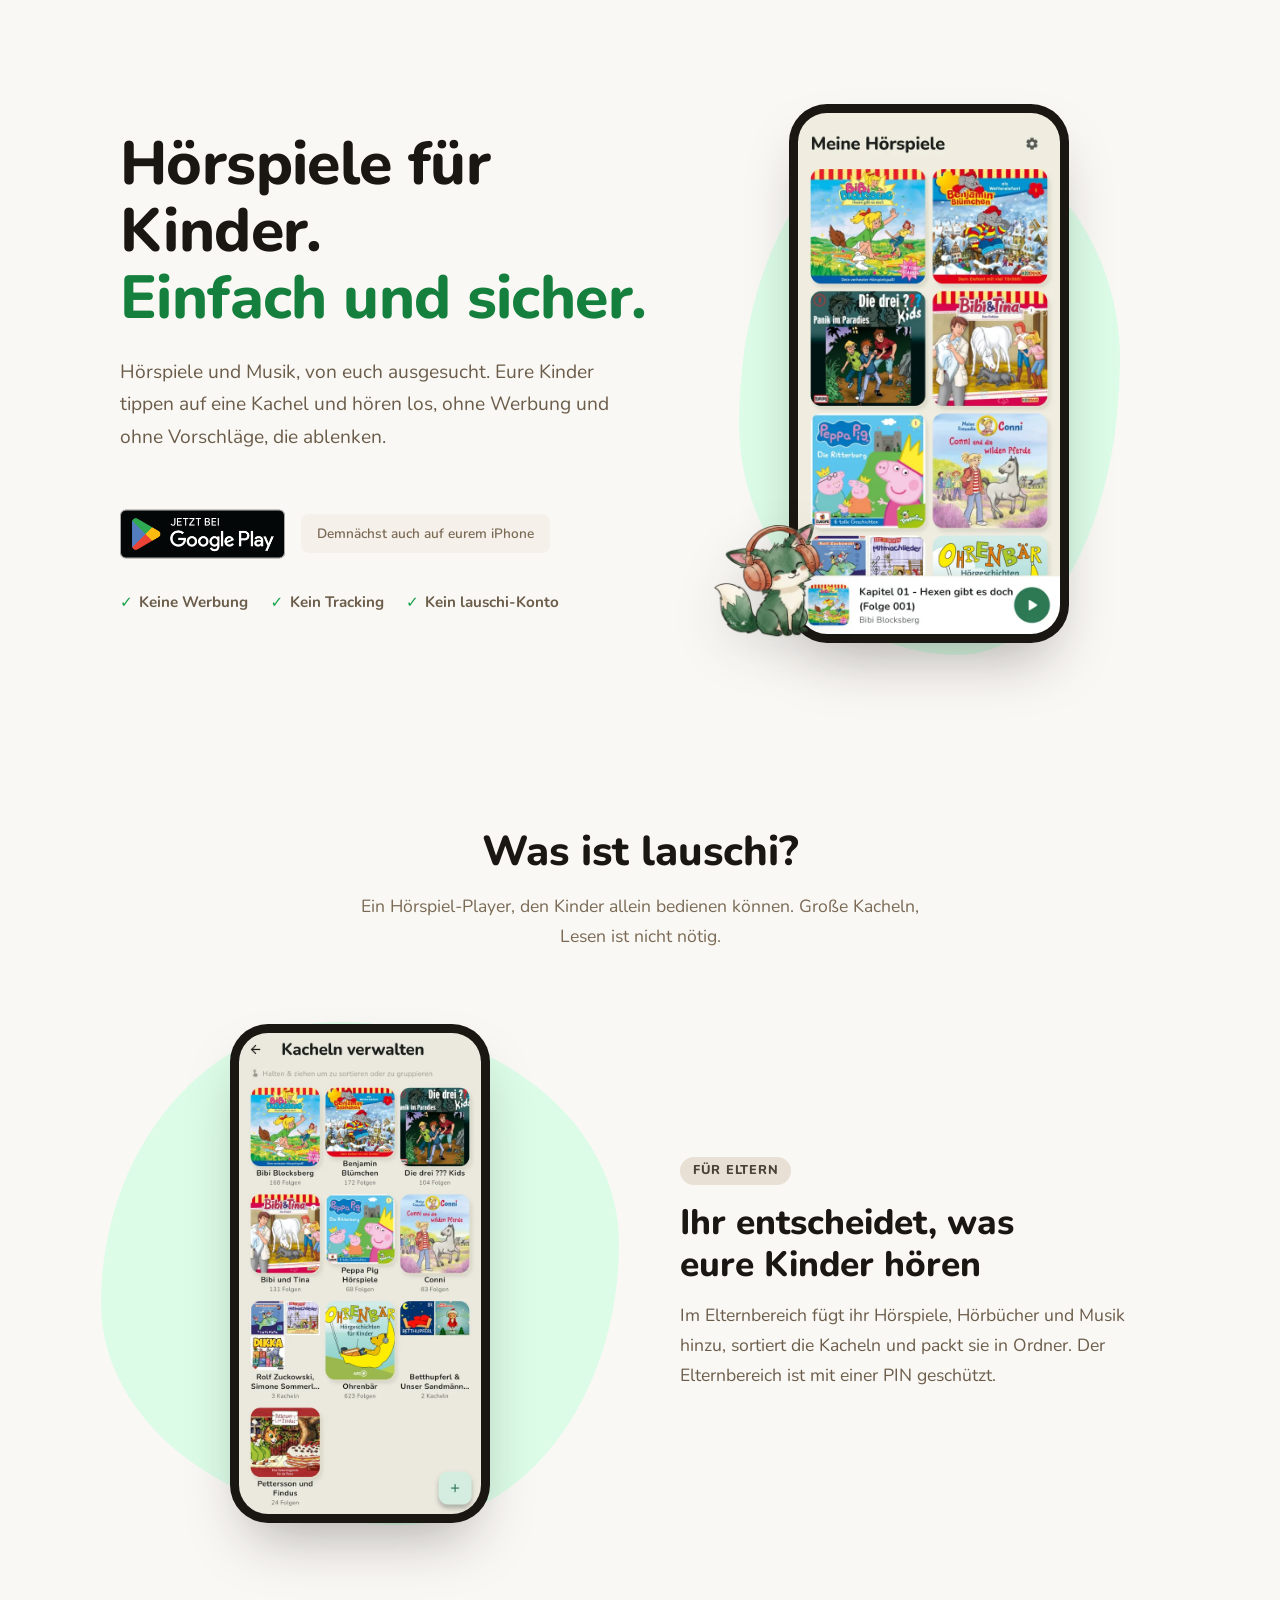
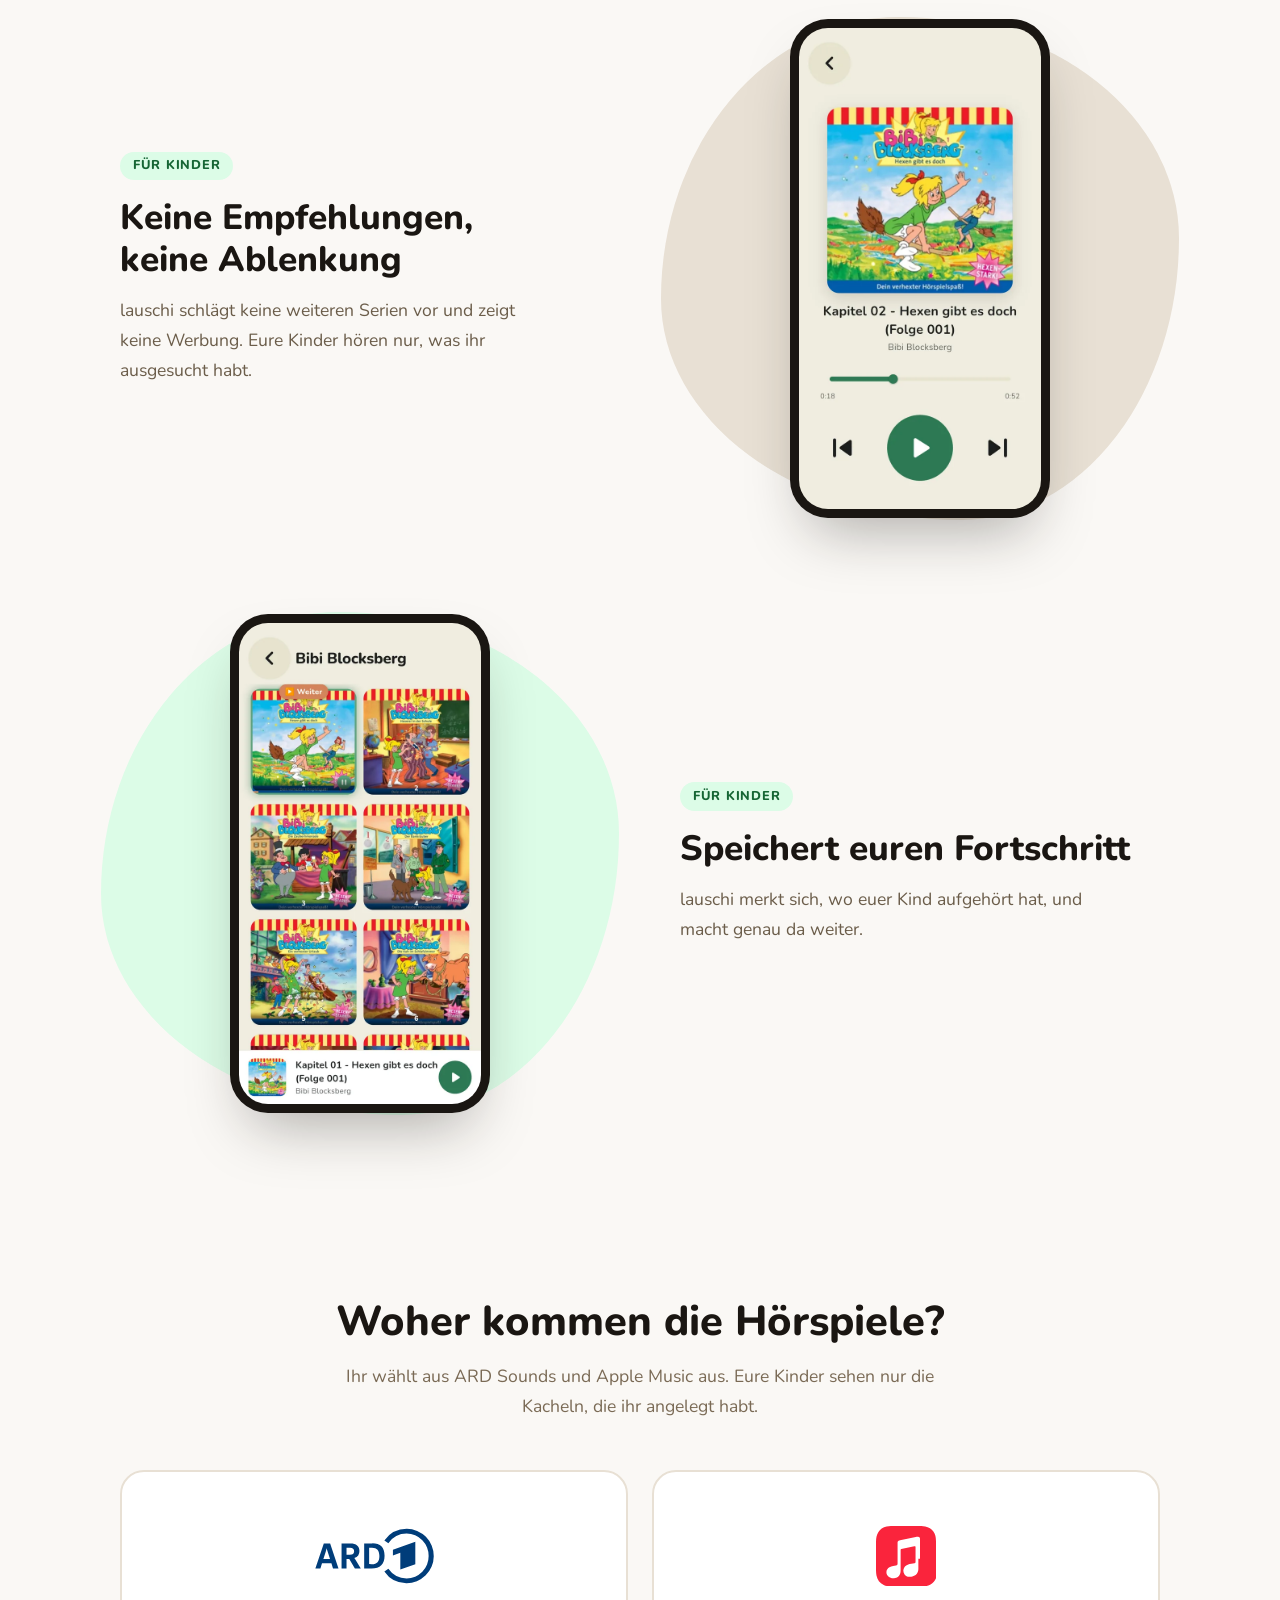
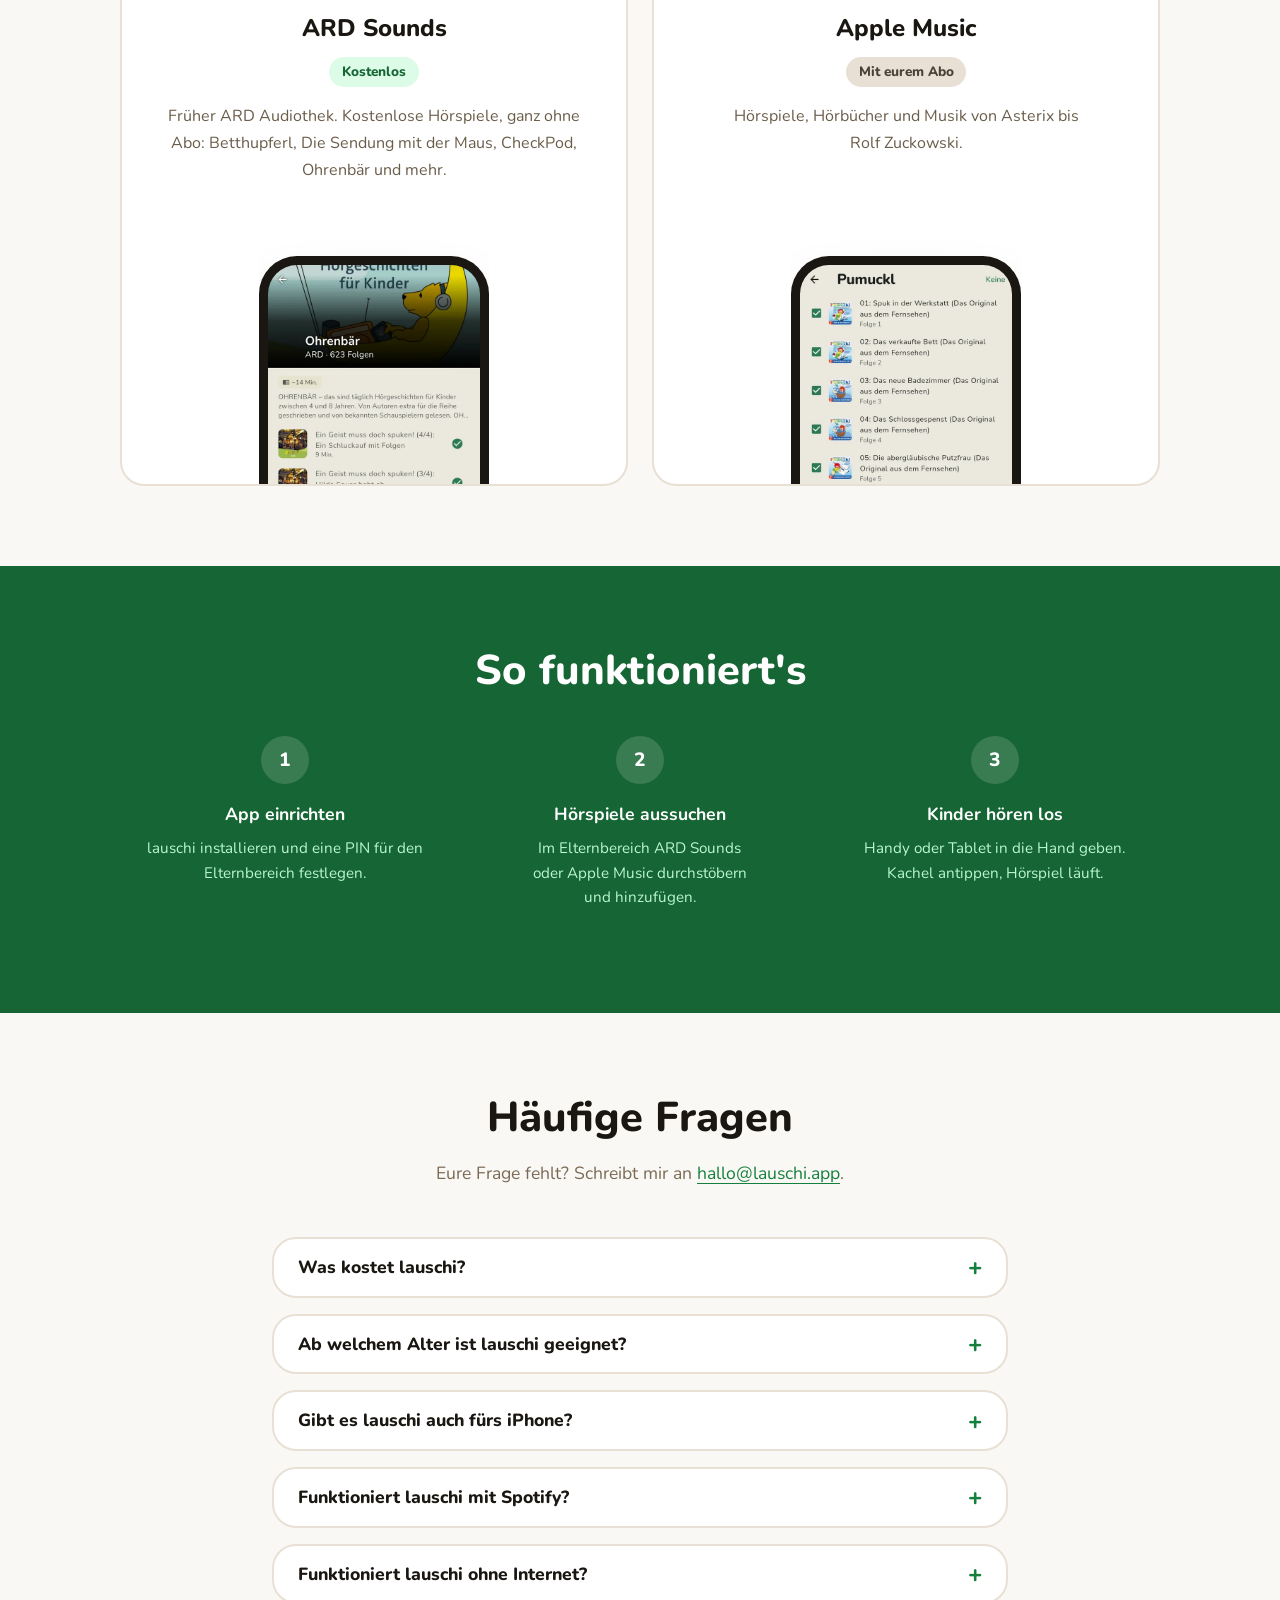
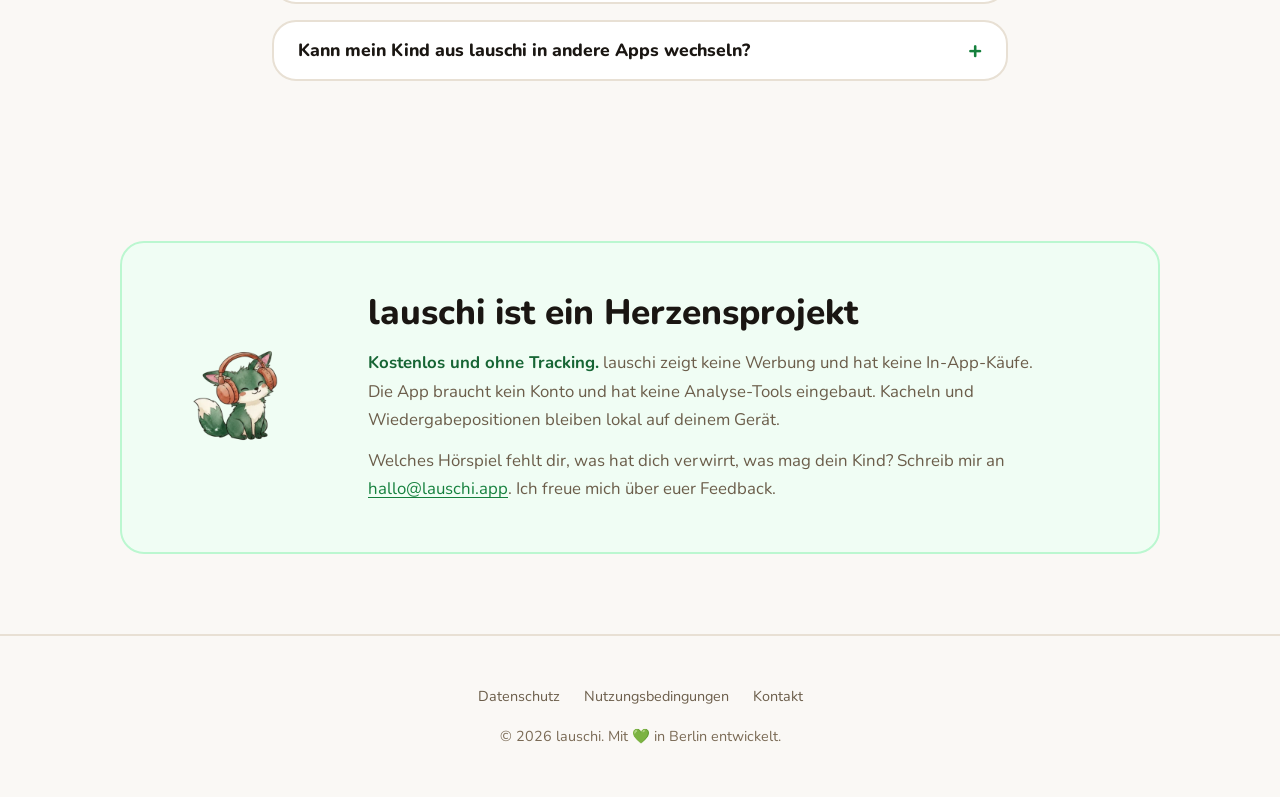
<file: index.html>
<!DOCTYPE html>
<html lang="de">
<head>
  <meta charset="UTF-8">
  <meta name="viewport" content="width=device-width, initial-scale=1.0">
  <meta name="color-scheme" content="light">
  <title>lauschi - Hörspiel-Player für Kinder</title>
  <meta name="description" content="lauschi ist ein Hörspiel- und Musik-Player für Kinder. Hörspiele und Musik aus ARD Sounds (früher ARD Audiothek) und Apple Music, von euch ausgesucht. Eure Kinder tippen auf eine Kachel und hören los, ohne Werbung und ohne Vorschläge, die ablenken.">
  <link rel="canonical" href="https://lauschi.app/">
  <meta property="og:type" content="website">
  <meta property="og:url" content="https://lauschi.app/">
  <meta property="og:site_name" content="lauschi">
  <meta property="og:locale" content="de_DE">
  <meta property="og:title" content="lauschi - Hörspiel-Player für Kinder">
  <meta property="og:description" content="Hörspiele und Musik, von euch ausgesucht. Eure Kinder tippen auf eine Kachel und hören los.">
  <meta property="og:image" content="https://lauschi.app/social/card.jpg">
  <meta property="og:image:width" content="1200">
  <meta property="og:image:height" content="630">
  <meta property="og:image:alt" content="Hörspiele für Kinder. Einfach und sicher. Daneben die lauschi App mit bunten Hörspiel-Kacheln.">
  <meta name="twitter:card" content="summary_large_image">
  <script type="application/ld+json">
  {
    "@context": "https://schema.org",
    "@type": "MobileApplication",
    "name": "lauschi",
    "description": "Hörspiel- und Musik-Player für Kinder. Eltern suchen Hörspiele und Musik aus ARD Sounds und Apple Music aus, Kinder tippen auf eine Kachel und hören los. Ohne Werbung, ohne Tracking, ohne lauschi-Konto.",
    "url": "https://lauschi.app/",
    "image": "https://lauschi.app/lauschi-icon.png",
    "inLanguage": "de",
    "operatingSystem": "Android",
    "applicationCategory": "MultimediaApplication",
    "installUrl": "https://play.google.com/store/apps/details?id=app.lauschi.lauschi",
    "offers": { "@type": "Offer", "price": "0", "priceCurrency": "EUR" },
    "author": { "@type": "Person", "name": "Christopher Grebs" }
  }
  </script>
  <link rel="icon" href="/favicon.svg" type="image/svg+xml">
  <link rel="preload" href="/fonts/nunito-latin.woff2" as="font" type="font/woff2" crossorigin>
  <link rel="stylesheet" href="/site.css">
</head>
<body>

<main>

<section class="hero">
  <div class="hero-text">
    <h1>Hörspiele für Kinder.<br><em>Einfach und sicher.</em></h1>
    <p>
      Hörspiele und Musik, von euch ausgesucht. Eure Kinder tippen auf eine
      Kachel und hören los, ohne Werbung und ohne Vorschläge, die ablenken.
    </p>
    <div class="hero-actions">
      <a href="https://play.google.com/store/apps/details?id=app.lauschi.lauschi" aria-label="lauschi bei Google Play herunterladen">
        <img src="google-play-badge.png" width="165" height="64" alt="Jetzt bei Google Play">
      </a>
      <span class="badge-coming">Demnächst auch auf eurem iPhone</span>
    </div>
    <ul class="trust">
      <li>Keine Werbung</li>
      <li>Kein Tracking</li>
      <li>Kein lauschi-Konto</li>
    </ul>
  </div>
  <div class="hero-visual">
    <div class="shot">
      <div class="phone">
        <img src="screenshots/01_home.webp" width="600" height="1192" fetchpriority="high" alt="Die Kinderansicht von lauschi: große, bunte Kacheln mit Hörspiel-Covern">
      </div>
    </div>
    <img class="hero-mascot" src="mascot.webp" width="400" height="400" alt="lauschi, ein kleiner grüner Fuchs mit Kopfhörern">
  </div>
</section>

<section>
  <div class="centered">
    <h2>Was ist lauschi?</h2>
    <p class="subtitle">
      Ein Hörspiel-Player, den Kinder allein bedienen können. Große Kacheln,
      Lesen ist nicht nötig.
    </p>
  </div>
  <div class="rows">
    <article class="row">
      <div class="shot">
        <div class="phone">
          <img src="screenshots/04_tiles.webp" width="600" height="1192" loading="lazy" alt="Der Elternbereich: Kacheln verwalten und in Ordner packen">
        </div>
      </div>
      <div>
        <span class="pill tag muted">Für Eltern</span>
        <h3>Ihr entscheidet, was eure Kinder hören</h3>
        <p>Im Elternbereich fügt ihr Hörspiele, Hörbücher und Musik hinzu, sortiert die Kacheln und packt sie in Ordner. Der Elternbereich ist mit einer PIN geschützt.</p>
      </div>
    </article>
    <article class="row">
      <div class="shot">
        <div class="phone">
          <img src="screenshots/03_player.webp" width="600" height="1192" loading="lazy" alt="Der Player mit großem Cover und drei Knöpfen">
        </div>
      </div>
      <div>
        <span class="pill tag">Für Kinder</span>
        <h3>Keine Empfehlungen, keine Ablenkung</h3>
        <p>lauschi schlägt keine weiteren Serien vor und zeigt keine Werbung. Eure Kinder hören nur, was ihr ausgesucht habt.</p>
      </div>
    </article>
    <article class="row">
      <div class="shot">
        <div class="phone">
          <img src="screenshots/02_series.webp" width="600" height="1192" loading="lazy" alt="Die Folgen eines Hörspiels, in der richtigen Reihenfolge">
        </div>
      </div>
      <div>
        <span class="pill tag">Für Kinder</span>
        <h3>Speichert euren Fortschritt</h3>
        <p>lauschi merkt sich, wo euer Kind aufgehört hat, und macht genau da weiter.</p>
      </div>
    </article>
  </div>
</section>

<section>
  <div class="centered">
    <h2>Woher kommen die Hörspiele?</h2>
    <p class="subtitle">
      Ihr wählt aus ARD Sounds und Apple Music aus. Eure Kinder sehen nur die Kacheln, die ihr angelegt habt.
    </p>
  </div>
  <div class="sources">
    <article class="source">
      <div class="source-logo"><img src="icons/ard-sounds.svg" alt="" width="130" height="72"></div>
      <h3>ARD Sounds</h3>
      <span class="pill">Kostenlos</span>
      <p>Früher ARD Audiothek. Kostenlose Hörspiele, ganz ohne Abo: Betthupferl, Die Sendung mit der Maus, CheckPod, Ohrenbär und mehr.</p>
      <div class="peek">
        <div class="phone">
          <img src="screenshots/06_ard.webp" width="600" height="1192" loading="lazy" alt="Eine Sendung aus ARD Sounds mit ihren Folgen">
        </div>
      </div>
    </article>
    <article class="source">
      <div class="source-logo"><img src="icons/apple-music.svg" alt="" width="60" height="60"></div>
      <h3>Apple Music</h3>
      <span class="pill muted">Mit eurem Abo</span>
      <p>Hörspiele, Hörbücher und Musik von Asterix bis Rolf Zuckowski.</p>
      <div class="peek">
        <div class="phone">
          <img src="screenshots/05_detail.webp" width="600" height="1192" loading="lazy" alt="Pumuckl aus dem Katalog, alle Folgen schon nummeriert">
        </div>
      </div>
    </article>
  </div>
</section>

<section class="how centered">
  <h2>So funktioniert's</h2>
  <ol class="steps">
    <li class="step">
      <h3>App einrichten</h3>
      <p>lauschi installieren und eine PIN für den Elternbereich festlegen.</p>
    </li>
    <li class="step">
      <h3>Hörspiele aussuchen</h3>
      <p>Im Elternbereich ARD Sounds oder Apple Music durchstöbern und hinzufügen.</p>
    </li>
    <li class="step">
      <h3>Kinder hören los</h3>
      <p>Handy oder Tablet in die Hand geben. Kachel antippen, Hörspiel läuft.</p>
    </li>
  </ol>
</section>

<section class="faq">
  <div class="centered">
    <h2>Häufige Fragen</h2>
    <p class="subtitle">
      Eure Frage fehlt? Schreibt mir an <a href="mailto:hallo@lauschi.app">hallo@lauschi.app</a>.
    </p>
  </div>
  <div class="questions">
    <details>
      <summary>Was kostet lauschi?</summary>
      <p>Nichts. lauschi ist kostenlos, ohne Werbung und ohne In-App-Käufe. Die Hörspiele aus ARD Sounds sind auch kostenlos, nur für Apple Music braucht ihr ein eigenes Abo.</p>
    </details>
    <details>
      <summary>Ab welchem Alter ist lauschi geeignet?</summary>
      <p>Ab 3 Jahren. Eure Kinder müssen nicht lesen können: Jedes Hörspiel ist eine große Kachel mit seinem Cover, ein Tipp reicht.</p>
    </details>
    <details>
      <summary>Gibt es lauschi auch fürs iPhone?</summary>
      <p>Die iPhone-Version ist in Arbeit. Schreibt mir gern an <a href="mailto:hallo@lauschi.app?subject=lauschi%20f%C3%BCrs%20iPhone">hallo@lauschi.app</a>, dann sage ich euch Bescheid, sobald sie fertig ist.</p>
    </details>
    <details>
      <summary>Funktioniert lauschi mit Spotify?</summary>
      <p>Leider noch nicht. Spotify öffnet seine Schnittstelle für andere Apps nur noch für Unternehmen mit mindestens 250.000 aktiven Nutzern. Ohne diese Freigabe dürfen höchstens fünf Personen eine App mit Spotify verbinden, und das reicht nicht für eine App im Play Store. Wenn ihr Interesse an Spotify habt, schreibt mir gern an <a href="mailto:hallo@lauschi.app?subject=Spotify%20in%20lauschi">hallo@lauschi.app</a>.</p>
    </details>
    <details>
      <summary>Funktioniert lauschi ohne Internet?</summary>
      <p>Nein. lauschi streamt die Hörspiele und braucht dafür eine Internetverbindung. Unterwegs ohne WLAN verbraucht das mobile Daten.</p>
    </details>
    <details>
      <summary>Kann mein Kind aus lauschi in andere Apps wechseln?</summary>
      <p>lauschi hat dafür keinen besonderen Mechanismus, sondern verlässt sich auf Android, das eine App auf dem Bildschirm festhalten kann. Sucht in den Einstellungen nach „anpinnen“ oder „anheften“, je nach Hersteller heißt es anders. Ist lauschi angepinnt, kommt euer Kind erst wieder heraus, wenn ihr die App löst.</p>
    </details>
  </div>
</section>

<section>
  <div class="closing">
    <img src="mascot.webp" alt="" width="400" height="400" loading="lazy">
    <div>
      <h2>lauschi ist ein Herzensprojekt</h2>
      <p>
        <strong>Kostenlos und ohne Tracking.</strong> lauschi zeigt keine Werbung
        und hat keine In-App-Käufe. Die App braucht kein Konto und hat keine
        Analyse-Tools eingebaut. Kacheln und Wiedergabepositionen bleiben lokal
        auf deinem Gerät.
      </p>
      <p>
        Welches Hörspiel fehlt dir, was hat dich verwirrt, was mag dein Kind?
        Schreib mir an <a href="mailto:hallo@lauschi.app?subject=Feedback%20zu%20lauschi">hallo@lauschi.app</a>.
        Ich freue mich über euer Feedback.
      </p>
    </div>
  </div>
</section>

</main>

<footer>
  <nav class="footer-links" aria-label="Weitere Seiten">
    <a href="/privacy">Datenschutz</a>
    <a href="/terms">Nutzungsbedingungen</a>
    <a href="mailto:hallo@lauschi.app">Kontakt</a>
  </nav>
  <p>&copy; 2026 lauschi. Mit 💚 in Berlin entwickelt.</p>
</footer>

</body>
</html>
</file>
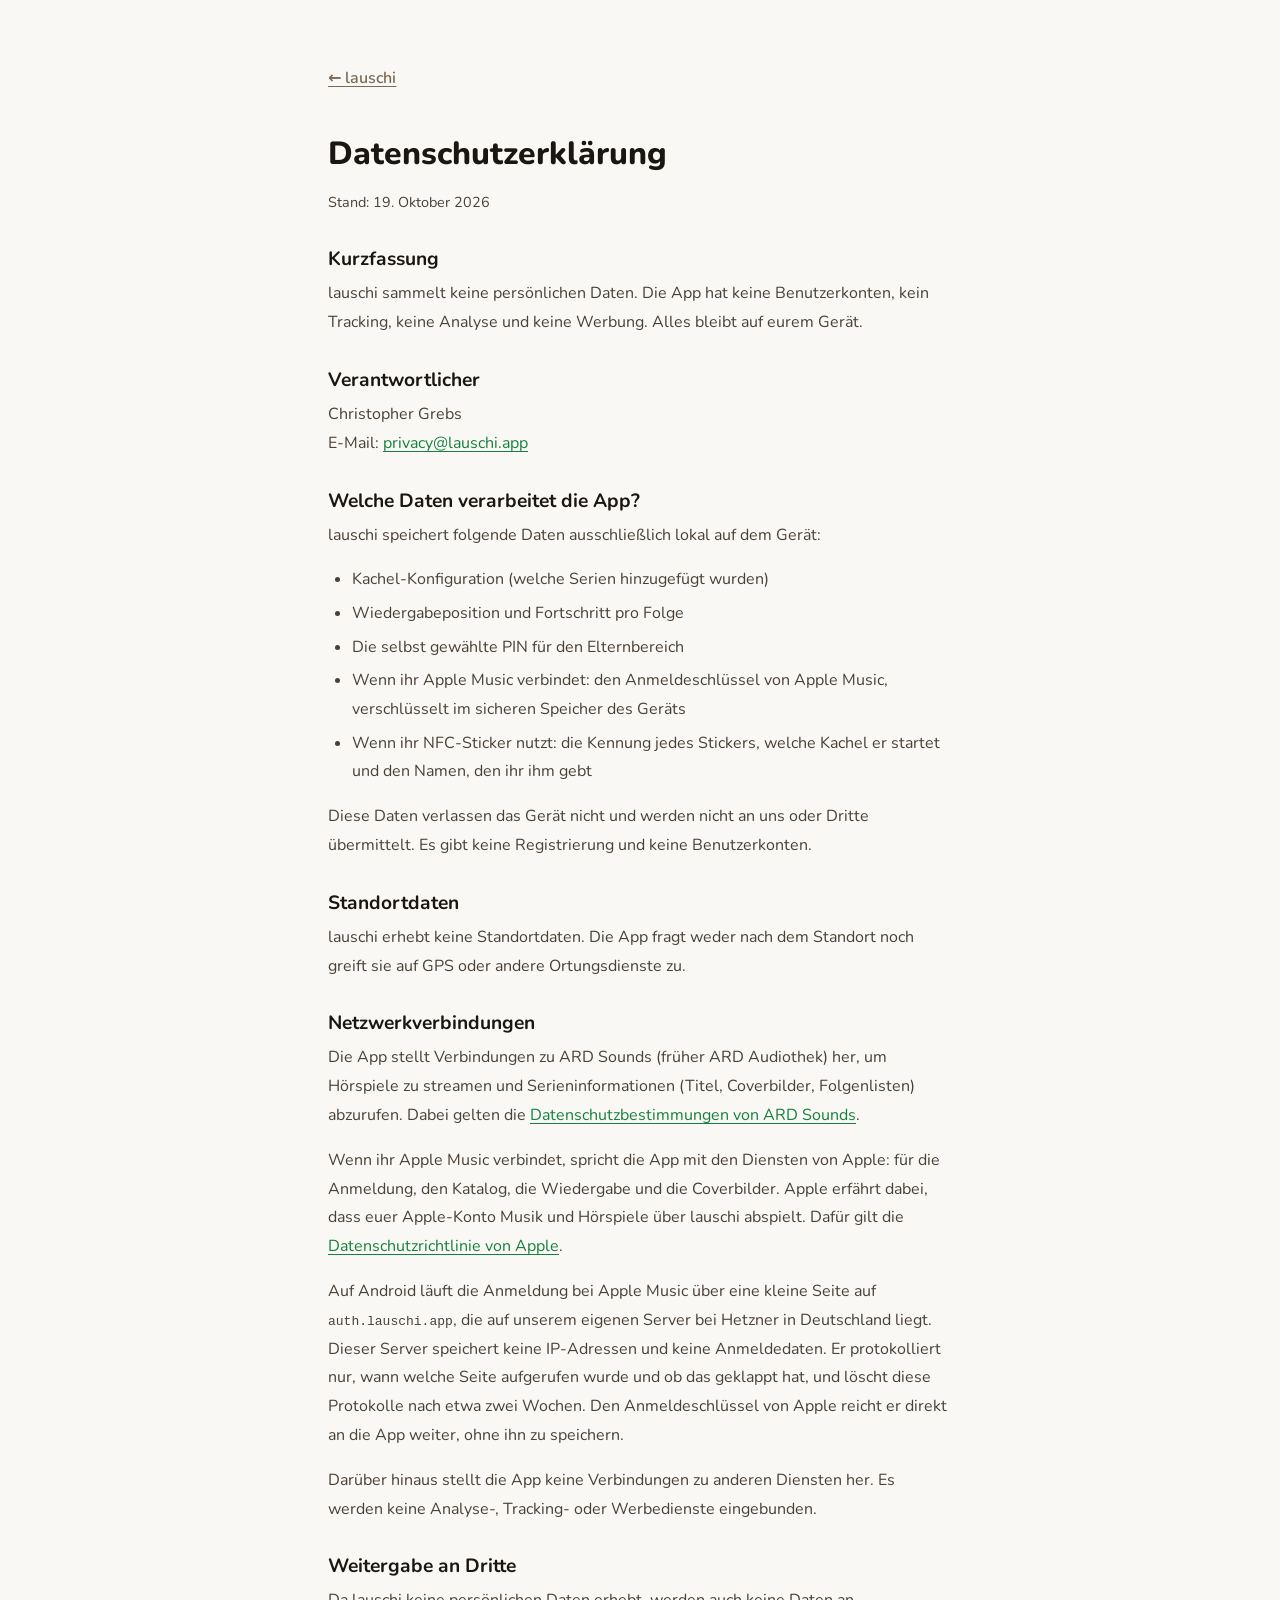
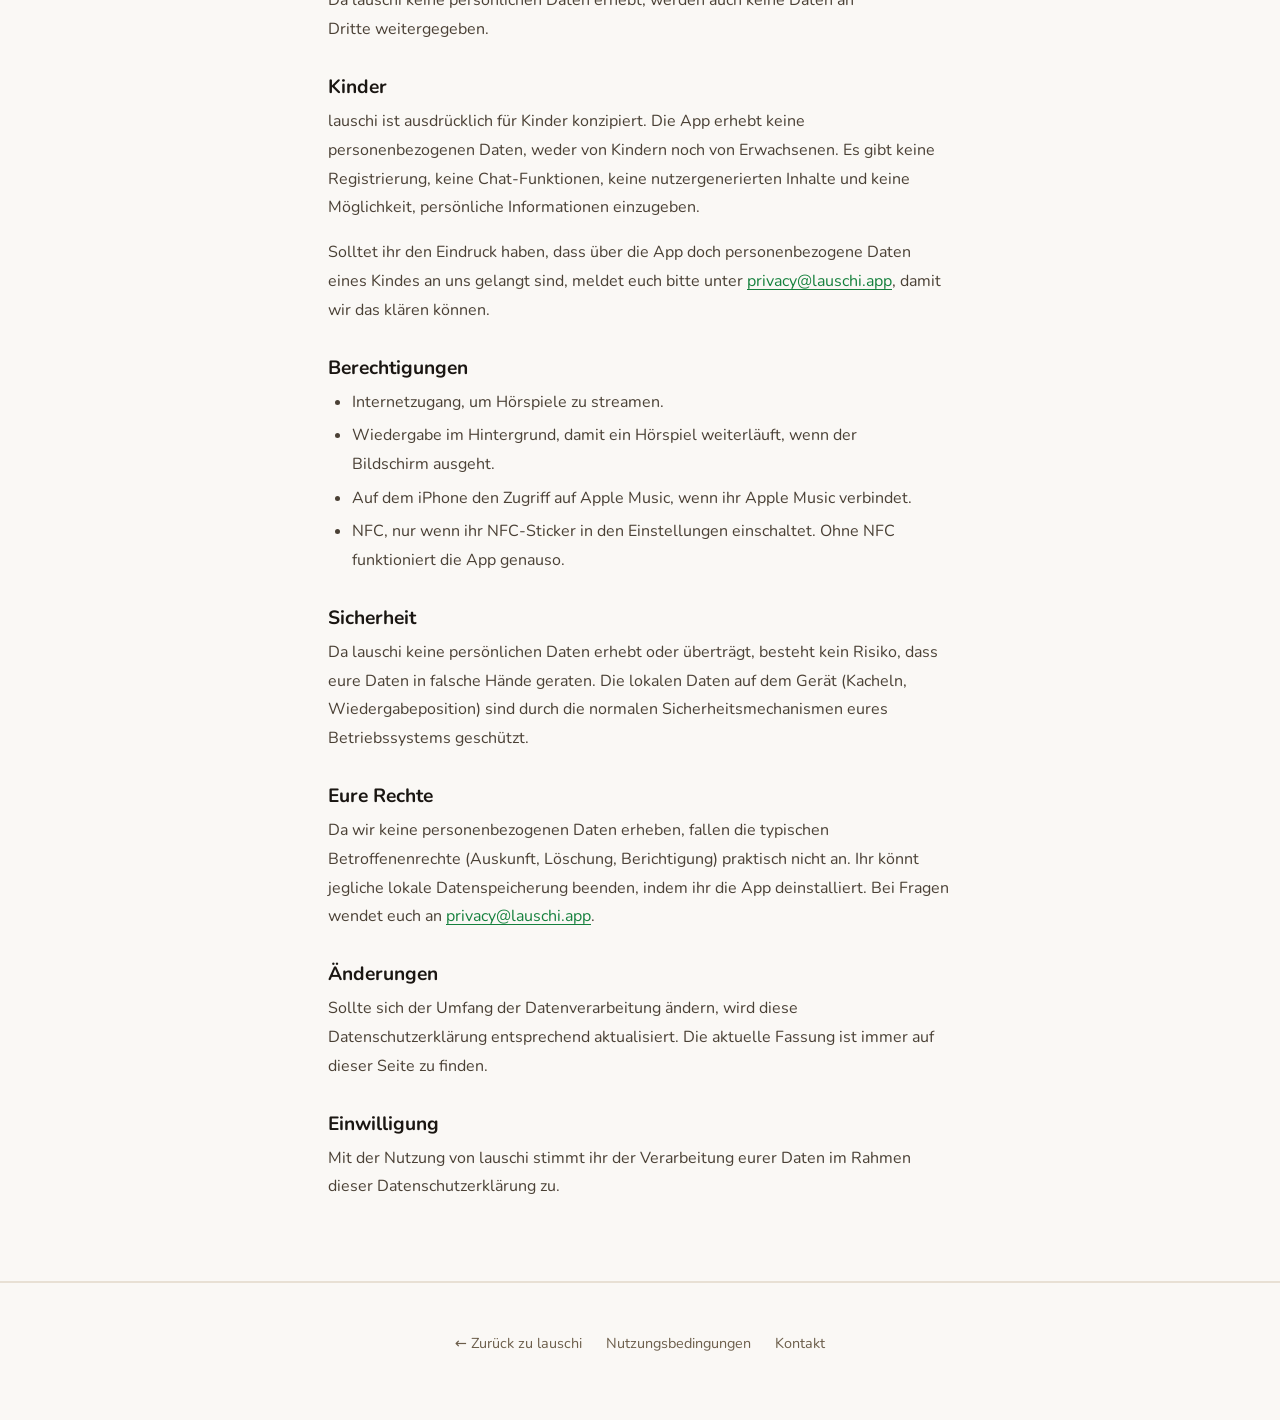
<file: privacy/index.html>
<!DOCTYPE html>
<html lang="de">
<head>
  <meta charset="UTF-8">
  <meta name="viewport" content="width=device-width, initial-scale=1.0">
  <meta name="color-scheme" content="light">
  <title>Datenschutzerklärung - lauschi</title>
  <link rel="canonical" href="https://lauschi.app/privacy/">
  <link rel="icon" href="/favicon.svg" type="image/svg+xml">
  <link rel="preload" href="/fonts/nunito-latin.woff2" as="font" type="font/woff2" crossorigin>
  <link rel="stylesheet" href="/site.css">
</head>
<body>

<main class="legal">
  <a href="/" class="back">← lauschi</a>
  <h1>Datenschutzerklärung</h1>
  <p class="date">Stand: 19. Oktober 2026</p>

  <h2>Kurzfassung</h2>
  <p>
    lauschi sammelt keine persönlichen Daten. Die App hat keine Benutzerkonten,
    kein Tracking, keine Analyse und keine Werbung. Alles bleibt auf eurem Gerät.
  </p>

  <h2>Verantwortlicher</h2>
  <p>
    Christopher Grebs<br>
    E-Mail: <a href="mailto:privacy@lauschi.app">privacy@lauschi.app</a>
  </p>

  <h2>Welche Daten verarbeitet die App?</h2>
  <p>lauschi speichert folgende Daten ausschließlich lokal auf dem Gerät:</p>
  <ul>
    <li>Kachel-Konfiguration (welche Serien hinzugefügt wurden)</li>
    <li>Wiedergabeposition und Fortschritt pro Folge</li>
    <li>Die selbst gewählte PIN für den Elternbereich</li>
    <li>Wenn ihr Apple Music verbindet: den Anmeldeschlüssel von Apple Music, verschlüsselt im sicheren Speicher des Geräts</li>
    <li>Wenn ihr NFC-Sticker nutzt: die Kennung jedes Stickers, welche Kachel er startet und den Namen, den ihr ihm gebt</li>
  </ul>
  <p>
    Diese Daten verlassen das Gerät nicht und werden nicht an uns oder
    Dritte übermittelt. Es gibt keine Registrierung und keine Benutzerkonten.
  </p>

  <h2>Standortdaten</h2>
  <p>
    lauschi erhebt keine Standortdaten. Die App fragt weder nach dem Standort
    noch greift sie auf GPS oder andere Ortungsdienste zu.
  </p>

  <h2>Netzwerkverbindungen</h2>
  <p>
    Die App stellt Verbindungen zu ARD Sounds (früher ARD Audiothek) her, um Hörspiele zu
    streamen und Serieninformationen (Titel, Coverbilder, Folgenlisten)
    abzurufen. Dabei gelten die
    <a href="https://www.ardsounds.de/datenschutz/" target="_blank" rel="noopener">Datenschutzbestimmungen von ARD Sounds</a>.
  </p>
  <p>
    Wenn ihr Apple Music verbindet, spricht die App mit den Diensten von
    Apple: für die Anmeldung, den Katalog, die Wiedergabe und die
    Coverbilder. Apple erfährt dabei, dass euer Apple-Konto Musik und
    Hörspiele über lauschi abspielt. Dafür gilt die
    <a href="https://www.apple.com/de/legal/privacy/" target="_blank" rel="noopener">Datenschutzrichtlinie von Apple</a>.
  </p>
  <p>
    Auf Android läuft die Anmeldung bei Apple Music über eine kleine Seite
    auf <code>auth.lauschi.app</code>, die auf unserem eigenen Server bei
    Hetzner in Deutschland liegt. Dieser Server speichert keine
    IP-Adressen und keine Anmeldedaten. Er protokolliert nur, wann welche
    Seite aufgerufen wurde und ob das geklappt hat, und löscht diese
    Protokolle nach etwa zwei Wochen. Den Anmeldeschlüssel von Apple reicht er
    direkt an die App weiter, ohne ihn zu speichern.
  </p>
  <p>
    Darüber hinaus stellt die App keine Verbindungen zu anderen Diensten
    her. Es werden keine Analyse-, Tracking- oder Werbedienste eingebunden.
  </p>

  <h2>Weitergabe an Dritte</h2>
  <p>
    Da lauschi keine persönlichen Daten erhebt, werden auch keine Daten
    an Dritte weitergegeben.
  </p>

  <h2>Kinder</h2>
  <p>
    lauschi ist ausdrücklich für Kinder konzipiert. Die App erhebt keine
    personenbezogenen Daten, weder von Kindern noch von Erwachsenen. Es
    gibt keine Registrierung, keine Chat-Funktionen, keine nutzergenerierten
    Inhalte und keine Möglichkeit, persönliche Informationen einzugeben.
  </p>
  <p>
    Solltet ihr den Eindruck haben, dass über die App doch personenbezogene
    Daten eines Kindes an uns gelangt sind, meldet euch bitte unter
    <a href="mailto:privacy@lauschi.app">privacy@lauschi.app</a>,
    damit wir das klären können.
  </p>

  <h2>Berechtigungen</h2>
  <ul>
    <li>Internetzugang, um Hörspiele zu streamen.</li>
    <li>Wiedergabe im Hintergrund, damit ein Hörspiel weiterläuft, wenn der Bildschirm ausgeht.</li>
    <li>Auf dem iPhone den Zugriff auf Apple Music, wenn ihr Apple Music verbindet.</li>
    <li>NFC, nur wenn ihr NFC-Sticker in den Einstellungen einschaltet. Ohne NFC funktioniert die App genauso.</li>
  </ul>

  <h2>Sicherheit</h2>
  <p>
    Da lauschi keine persönlichen Daten erhebt oder überträgt, besteht kein
    Risiko, dass eure Daten in falsche Hände geraten. Die lokalen Daten
    auf dem Gerät (Kacheln, Wiedergabeposition) sind durch die normalen
    Sicherheitsmechanismen eures Betriebssystems geschützt.
  </p>

  <h2>Eure Rechte</h2>
  <p>
    Da wir keine personenbezogenen Daten erheben, fallen die typischen
    Betroffenenrechte (Auskunft, Löschung, Berichtigung) praktisch nicht
    an. Ihr könnt jegliche lokale Datenspeicherung beenden, indem ihr
    die App deinstalliert. Bei Fragen wendet euch an
    <a href="mailto:privacy@lauschi.app">privacy@lauschi.app</a>.
  </p>

  <h2>Änderungen</h2>
  <p>
    Sollte sich der Umfang der Datenverarbeitung ändern, wird diese
    Datenschutzerklärung entsprechend aktualisiert. Die aktuelle Fassung
    ist immer auf dieser Seite zu finden.
  </p>

  <h2>Einwilligung</h2>
  <p>
    Mit der Nutzung von lauschi stimmt ihr der Verarbeitung eurer Daten
    im Rahmen dieser Datenschutzerklärung zu.
  </p>
</main>

<footer>
  <nav class="footer-links" aria-label="Weitere Seiten">
    <a href="/">← Zurück zu lauschi</a>
    <a href="/terms">Nutzungsbedingungen</a>
    <a href="mailto:hallo@lauschi.app">Kontakt</a>
  </nav>
</footer>

</body>
</html>
</file>
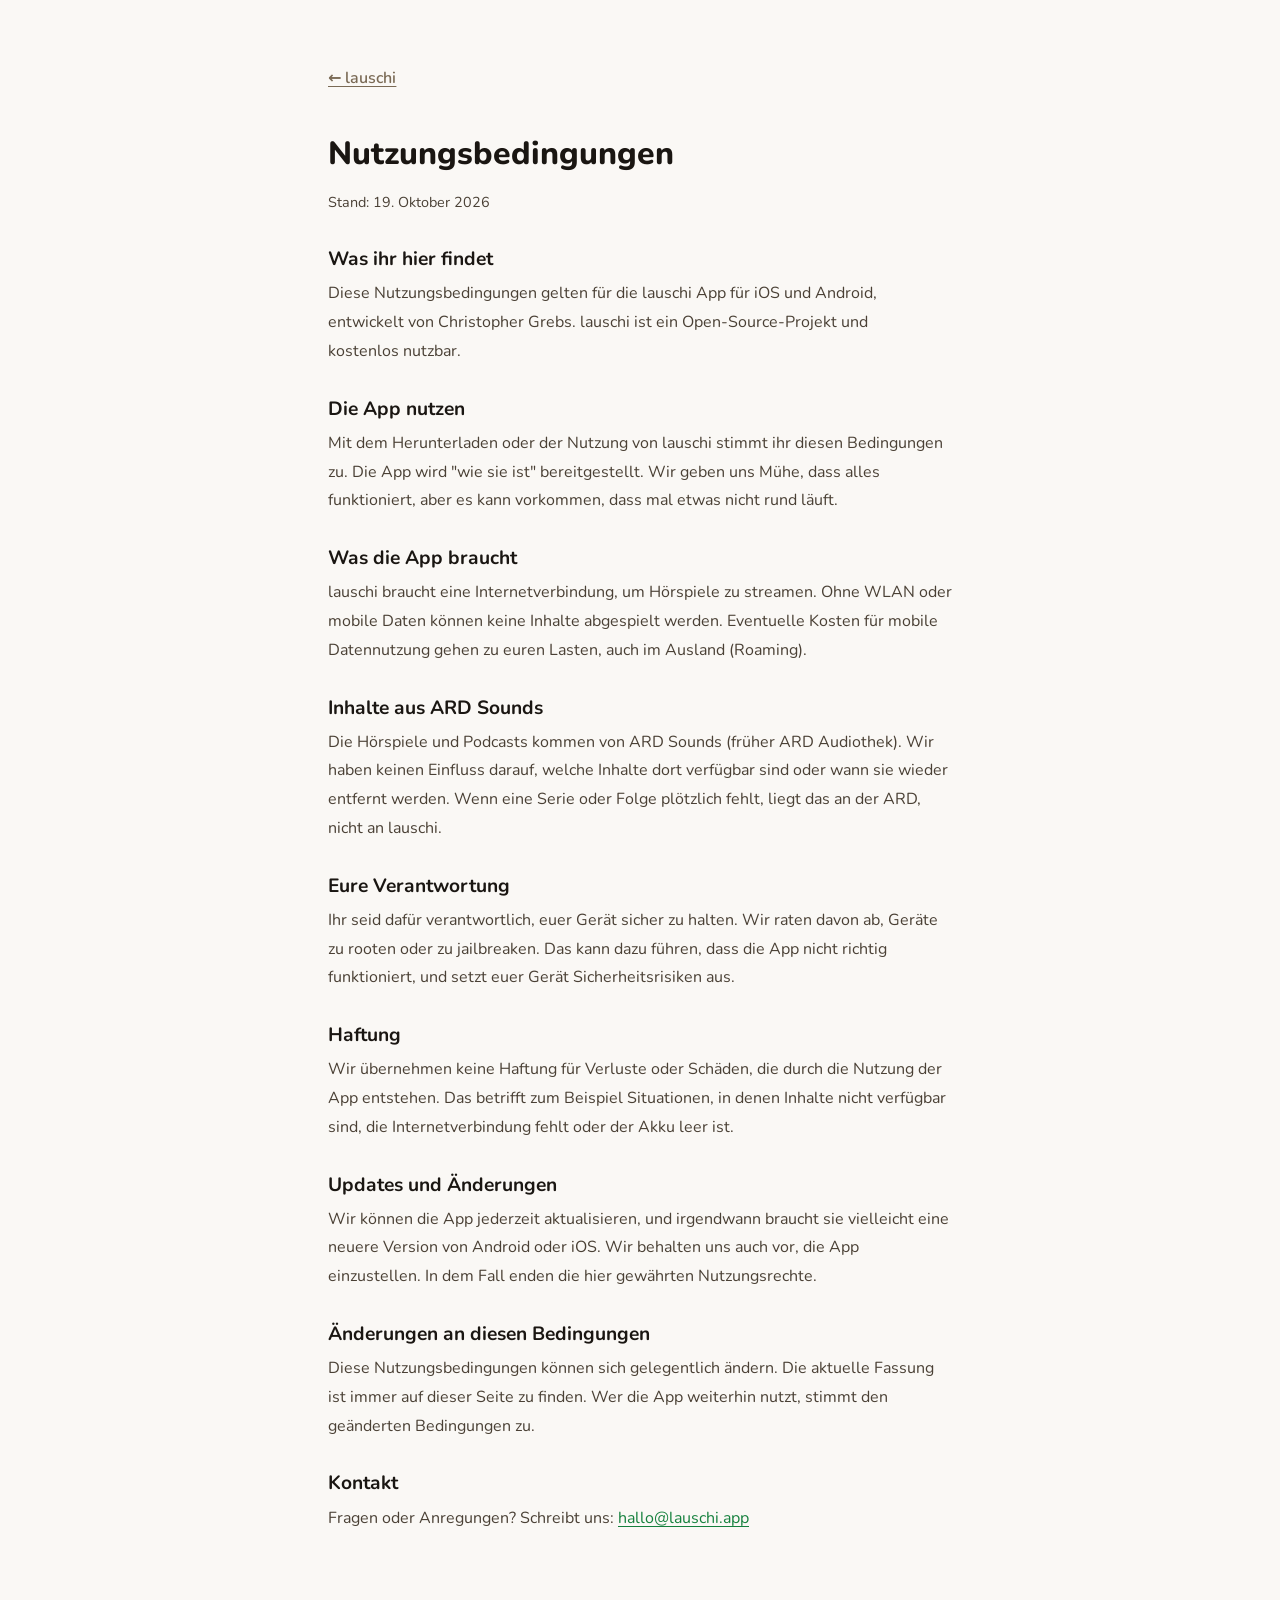
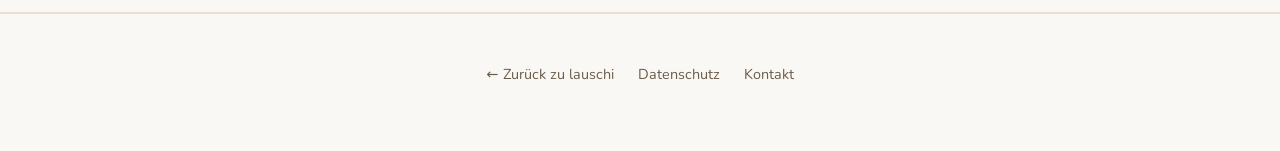
<file: terms/index.html>
<!DOCTYPE html>
<html lang="de">
<head>
  <meta charset="UTF-8">
  <meta name="viewport" content="width=device-width, initial-scale=1.0">
  <meta name="color-scheme" content="light">
  <title>Nutzungsbedingungen - lauschi</title>
  <link rel="canonical" href="https://lauschi.app/terms/">
  <link rel="icon" href="/favicon.svg" type="image/svg+xml">
  <link rel="preload" href="/fonts/nunito-latin.woff2" as="font" type="font/woff2" crossorigin>
  <link rel="stylesheet" href="/site.css">
</head>
<body>

<main class="legal">
  <a href="/" class="back">← lauschi</a>
  <h1>Nutzungsbedingungen</h1>
  <p class="date">Stand: 19. Oktober 2026</p>

  <h2>Was ihr hier findet</h2>
  <p>
    Diese Nutzungsbedingungen gelten für die lauschi App für iOS und Android,
    entwickelt von Christopher Grebs. lauschi ist ein Open-Source-Projekt und
    kostenlos nutzbar.
  </p>

  <h2>Die App nutzen</h2>
  <p>
    Mit dem Herunterladen oder der Nutzung von lauschi stimmt ihr diesen
    Bedingungen zu. Die App wird "wie sie ist" bereitgestellt. Wir geben
    uns Mühe, dass alles funktioniert, aber es kann vorkommen, dass mal
    etwas nicht rund läuft.
  </p>

  <h2>Was die App braucht</h2>
  <p>
    lauschi braucht eine Internetverbindung, um Hörspiele zu streamen.
    Ohne WLAN oder mobile Daten können keine Inhalte abgespielt werden.
    Eventuelle Kosten für mobile Datennutzung gehen zu euren Lasten,
    auch im Ausland (Roaming).
  </p>

  <h2>Inhalte aus ARD Sounds</h2>
  <p>
    Die Hörspiele und Podcasts kommen von ARD Sounds (früher ARD Audiothek). Wir haben
    keinen Einfluss darauf, welche Inhalte dort verfügbar sind oder
    wann sie wieder entfernt werden. Wenn eine Serie oder Folge
    plötzlich fehlt, liegt das an der ARD, nicht an lauschi.
  </p>

  <h2>Eure Verantwortung</h2>
  <p>
    Ihr seid dafür verantwortlich, euer Gerät sicher zu halten. Wir
    raten davon ab, Geräte zu rooten oder zu jailbreaken. Das kann dazu
    führen, dass die App nicht richtig funktioniert, und setzt euer
    Gerät Sicherheitsrisiken aus.
  </p>

  <h2>Haftung</h2>
  <p>
    Wir übernehmen keine Haftung für Verluste oder Schäden, die durch
    die Nutzung der App entstehen. Das betrifft zum Beispiel Situationen,
    in denen Inhalte nicht verfügbar sind, die Internetverbindung fehlt
    oder der Akku leer ist.
  </p>

  <h2>Updates und Änderungen</h2>
  <p>
    Wir können die App jederzeit aktualisieren, und irgendwann braucht
    sie vielleicht eine neuere Version von Android oder iOS. Wir behalten
    uns auch vor, die App einzustellen. In dem Fall enden die hier
    gewährten Nutzungsrechte.
  </p>

  <h2>Änderungen an diesen Bedingungen</h2>
  <p>
    Diese Nutzungsbedingungen können sich gelegentlich ändern. Die aktuelle
    Fassung ist immer auf dieser Seite zu finden. Wer die App weiterhin
    nutzt, stimmt den geänderten Bedingungen zu.
  </p>

  <h2>Kontakt</h2>
  <p>
    Fragen oder Anregungen? Schreibt uns:
    <a href="mailto:hallo@lauschi.app">hallo@lauschi.app</a>
  </p>
</main>

<footer>
  <nav class="footer-links" aria-label="Weitere Seiten">
    <a href="/">← Zurück zu lauschi</a>
    <a href="/privacy">Datenschutz</a>
    <a href="mailto:hallo@lauschi.app">Kontakt</a>
  </nav>
</footer>

</body>
</html>
</file>
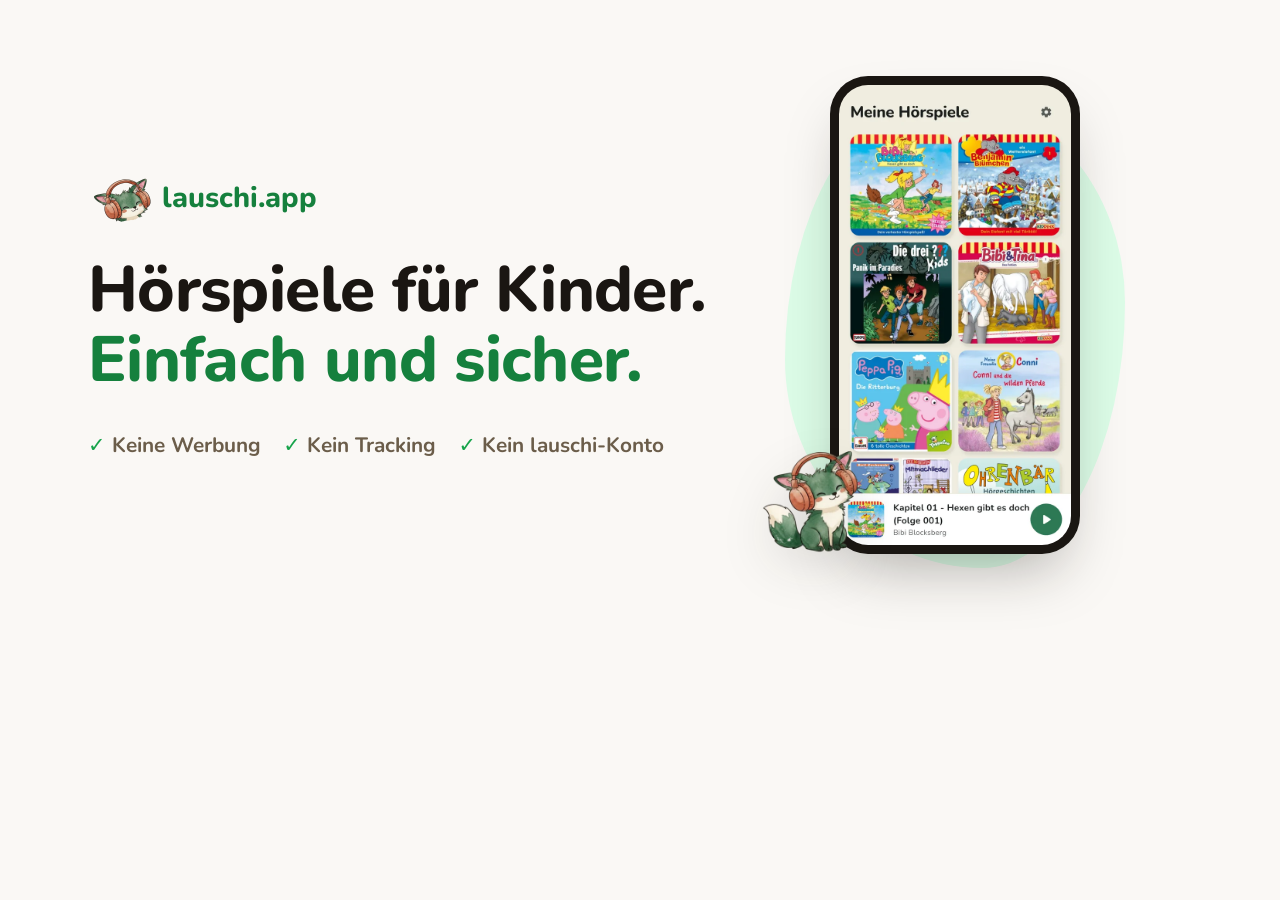
<file: social/card.html>
<!DOCTYPE html>
<!--
  The preview image link previews show (og:image), at 1200x630.
  When you change the hero text, update it here too and regenerate
  social/card.jpg from the repo root:

    python3 -m http.server 8931 &
    google-chrome-stable --headless=new --hide-scrollbars --window-size=1200,630 \
      --screenshot=/tmp/card.png http://127.0.0.1:8931/social/card.html
    magick /tmp/card.png -quality 85 social/card.jpg

  WhatsApp drops previews with large images, so keep the JPEG well under 300 KB.
-->
<html lang="de">
<head>
  <meta charset="UTF-8">
  <meta name="robots" content="noindex">
  <title>lauschi Vorschaubild</title>
  <link rel="stylesheet" href="/site.css">
  <style>
    body { display: block; min-block-size: 0; }
    .card {
      inline-size: 1200px;
      block-size: 630px;
      display: grid;
      grid-template-columns: 1fr auto;
      align-items: center;
      gap: 2rem;
      padding-inline: 88px 120px;
      overflow: clip;
      text-align: start;
    }
    .brand {
      display: flex;
      align-items: center;
      gap: 0.6rem;
      margin-block-end: 1.5rem;
      font-size: 1.8rem;
      font-weight: 800;
      color: var(--green-700);
      & img { inline-size: 64px; }
    }
    .card h1 {
      font-size: 4rem;
      line-height: 1.1;
      font-weight: 800;
      letter-spacing: -0.01em;
      color: var(--sand-900);
      & em { font-style: normal; color: var(--green-700); }
    }
    .card .trust { justify-content: start; margin-block-start: 2rem; font-size: 1.3rem; }
    .card .hero-visual { justify-self: end; }
    .card .shot { --phone-w: 250px; }
    .card .hero-mascot { inline-size: 170px; }
  </style>
</head>
<body>
  <div class="card">
    <div>
      <p class="brand"><img src="/lauschi-icon.png" alt="" width="512" height="512"> lauschi.app</p>
      <h1>Hörspiele für Kinder.<br><em>Einfach und sicher.</em></h1>
      <ul class="trust">
        <li>Keine Werbung</li>
        <li>Kein Tracking</li>
        <li>Kein lauschi-Konto</li>
      </ul>
    </div>
    <div class="hero-visual">
      <div class="shot">
        <div class="phone">
          <img src="/screenshots/01_home.webp" width="600" height="1192" alt="">
        </div>
      </div>
      <img class="hero-mascot" src="/mascot.webp" width="400" height="400" alt="">
    </div>
  </div>
</body>
</html>
</file>
<file: site.css>
/* Shared styles for every page on lauschi.app. No build step: edit and reload. */

/* Nunito (SIL Open Font License), self-hosted so no request goes to Google. */
@font-face {
  font-family: 'Nunito';
  font-style: normal;
  font-weight: 400 800;
  font-display: swap;
  src: url(/fonts/nunito-latin-ext.woff2) format('woff2');
  unicode-range: U+0100-02BA, U+02BD-02C5, U+02C7-02CC, U+02CE-02D7, U+02DD-02FF, U+0304, U+0308, U+0329, U+1D00-1DBF, U+1E00-1E9F, U+1EF2-1EFF, U+2020, U+20A0-20AB, U+20AD-20C4, U+2113, U+2C60-2C7F, U+A720-A7FF;
}
@font-face {
  font-family: 'Nunito';
  font-style: normal;
  font-weight: 400 800;
  font-display: swap;
  src: url(/fonts/nunito-latin.woff2) format('woff2');
  unicode-range: U+0000-00FF, U+0131, U+0152-0153, U+02BB-02BC, U+02C6, U+02DA, U+02DC, U+0304, U+0308, U+0329, U+2000-206F, U+20AC, U+2122, U+2191, U+2193, U+2212, U+2215, U+FEFF, U+FFFD;
}

:root {
  --green-50: #f0fdf4;
  --green-100: #dcfce7;
  --green-200: #bbf7d0;
  --green-500: #22c55e;
  --green-600: #16a34a;
  --green-700: #15803d;
  --green-800: #166534;
  --sand-50: #faf8f5;
  --sand-100: #f5f0ea;
  --sand-200: #e8e0d4;
  --sand-500: #96836a;
  --sand-600: #6b5d4a;
  --sand-700: #4a4035;
  --sand-800: #2d2620;
  --sand-900: #1a1612;
  /* Lighter than body text but still 4.9:1 on sand-50 and 4.6:1 on sand-100,
     so it passes WCAG AA for small text. sand-500 is only 3.4:1. */
  --text-muted: #7a6a55;
  --font: 'Nunito', system-ui, sans-serif;
  --max-w: 65rem;
  --space-sm: 1rem;
  --space-md: 1.5rem;
  --space-lg: 3rem;
  --space-xl: 5rem;
  --radius-card: 24px;
  --radius-pill: 999px;
  --shadow-phone: 0 30px 60px -20px color-mix(in srgb, var(--sand-900) 35%, transparent);
}

*, *::before, *::after { box-sizing: border-box; margin: 0; padding: 0; }

/* main takes the leftover height, so short pages like the terms still put
   the footer at the bottom of the screen. dvh tracks the visible viewport,
   so the footer doesn't end up behind a mobile browser toolbar. The minmax
   keeps the column at the viewport width, where auto would grow it to fit
   the widest unbreakable content. */
body {
  display: grid;
  grid-template-rows: 1fr auto;
  grid-template-columns: minmax(0, 1fr);
  min-block-size: 100dvh;
  font-family: var(--font);
  color: var(--sand-800);
  background: var(--sand-50);
  line-height: 1.7;
  -webkit-font-smoothing: antialiased;
}

h1, h2, h3 { text-wrap: balance; }
p, li { text-wrap: pretty; }
img { display: block; max-inline-size: 100%; height: auto; }

a {
  color: var(--green-700);
  text-decoration-thickness: 0.08em;
  text-underline-offset: 0.2em;
  &:focus-visible { outline: 3px solid var(--green-500); outline-offset: 3px; border-radius: 8px; }
}

footer {
  border-block-start: 2px solid var(--sand-200);
  padding: var(--space-lg) var(--space-md);
  text-align: center;
  color: var(--text-muted);
  font-size: 0.9rem;
  & a {
    color: var(--sand-600);
    text-decoration: none;
    &:hover { text-decoration: underline; }
  }
}
.footer-links {
  display: flex;
  flex-wrap: wrap;
  justify-content: center;
  gap: var(--space-sm) var(--space-md);
  margin-block-end: var(--space-sm);
}

/* --- LANDING PAGE --- */

/* Every band of the landing page spans the full width, so a background like
   the green of .how reaches the edges, while the padding keeps the content in
   a centered column of at most --max-w. */
main > section {
  padding-block: var(--space-xl);
  padding-inline: max(var(--space-md), (100% - var(--max-w)) / 2);
  /* Cuts the decorative blobs and the hero mascot off at the screen edge, so
     they can't make the page scroll sideways. This sits on the sections and
     not on body, because browsers hand body's overflow to the viewport, where
     clip turns into hidden and the page can still be scrolled. See
     https://drafts.csswg.org/css-overflow-3/#overflow-propagation */
  overflow-x: clip;
}

h2 {
  font-size: clamp(1.8rem, 4vw, 2.6rem);
  line-height: 1.2;
  color: var(--sand-900);
  margin-block-end: var(--space-sm);
  font-weight: 800;
}
.subtitle {
  color: var(--text-muted);
  font-size: 1.1rem;
  max-inline-size: 38rem;
  margin-block-end: var(--space-lg);
}
.centered {
  text-align: center;
  & .subtitle { margin-inline: auto; }
}

/* A screenshot in a dark bezel, sitting on a soft blob in the palette. */
.shot {
  --phone-w: 220px;
  position: relative;
  display: grid;
  place-items: center;
  padding-block: var(--space-md);
  &::before {
    content: '';
    position: absolute;
    inset: 4% -4%;
    background: var(--blob, var(--green-100));
    border-radius: 46% 54% 42% 58% / 56% 44% 56% 44%;
  }
}
.phone {
  --bezel: 9px;
  --radius-phone: 38px;
  position: relative;
  inline-size: var(--phone-w);
  padding: var(--bezel);
  background: var(--sand-900);
  border-radius: var(--radius-phone);
  box-shadow: var(--shadow-phone);
  & img { inline-size: 100%; border-radius: calc(var(--radius-phone) - var(--bezel)); }
}

.hero {
  display: grid;
  gap: var(--space-lg);
  padding-block: var(--space-lg);
  align-items: center;
  text-align: center;

  & h1 {
    font-size: clamp(2.4rem, 5.5vw, 3.8rem);
    line-height: 1.1;
    color: var(--sand-900);
    margin-block-end: var(--space-md);
    font-weight: 800;
    letter-spacing: -0.01em;
    & em { font-style: normal; color: var(--green-700); }
  }
  & p {
    font-size: 1.2rem;
    color: var(--sand-600);
    max-inline-size: 32rem;
    margin-inline: auto;
    margin-block-end: var(--space-lg);
  }

  @media (width > 820px) {
    grid-template-columns: 1.15fr 1fr;
    padding-block: var(--space-xl);
    text-align: start;
    & p { margin-inline: 0; }
  }
}
.hero-actions, .trust {
  display: flex;
  flex-wrap: wrap;
  justify-content: center;
  align-items: center;
  @media (width > 820px) { justify-content: start; }
}
.hero-actions { gap: var(--space-sm); }
.badge-coming {
  padding: 0.5rem 1rem;
  border-radius: 8px;
  background: var(--sand-100);
  color: var(--text-muted);
  font-size: 0.85rem;
  font-weight: 600;
}
.trust {
  gap: 0.4rem 1.4rem;
  list-style: none;
  margin-block-start: var(--space-md);
  font-size: 0.95rem;
  font-weight: 700;
  color: var(--sand-600);
  & li::before {
    /* The empty alt text keeps screen readers from announcing "check mark". */
    content: '✓' / '';
    color: var(--green-600);
    margin-inline-end: 0.4rem;
    font-weight: 800;
  }
}
/* The phone and the mascot share one grid cell, the mascot peeking out at
   the bottom left. */
.hero-visual {
  display: grid;
  justify-self: center;
  & > * { grid-area: 1 / 1; }
  & .shot::before { inset: 8% -18% 2%; }
  @media (width > 820px) {
    /* Grows the phone to 280px, but keeps all of it on screen on short
       laptop displays. svh rather than dvh, so it doesn't resize while
       mobile browser toolbars slide in and out. */
    & .shot { --phone-w: clamp(220px, (100svh - 14rem) * 600 / 1192, 280px); }
  }
}
.hero-mascot {
  inline-size: clamp(120px, 15vw, 190px);
  align-self: end;
  justify-self: start;
  translate: -55% 10px;
  filter: drop-shadow(0 16px 24px color-mix(in srgb, var(--sand-900) 12%, transparent));
}

.rows { display: grid; gap: var(--space-lg); }
.row {
  display: grid;
  gap: var(--space-md);
  align-items: center;
  text-align: center;
  grid-template-areas: "shot" "text";
  & > .shot { grid-area: shot; }
  & > :not(.shot) { grid-area: text; }
  &:nth-child(2) { --blob: var(--sand-200); }

  & h3 {
    font-size: clamp(1.6rem, 3.2vw, 2.2rem);
    line-height: 1.2;
    font-weight: 800;
    color: var(--sand-900);
    margin-block-end: var(--space-sm);
  }
  & p {
    font-size: 1.1rem;
    color: var(--sand-600);
    max-inline-size: 28rem;
    margin-inline: auto;
  }

  @media (width > 820px) {
    grid-template-columns: 1fr 1fr;
    grid-template-areas: "shot text";
    gap: var(--space-xl);
    text-align: start;
    & .shot { --phone-w: 260px; }
    & p { margin-inline: 0; }
    &:nth-child(even) { grid-template-areas: "text shot"; }
  }
}

@supports (animation-timeline: view()) {
  @media (prefers-reduced-motion: no-preference) {
    .row .phone {
      animation: rise linear both;
      animation-timeline: view();
      animation-range: entry 0% cover 35%;
    }
    .row:nth-child(even) .phone { --tilt: 3deg; }
    @keyframes rise {
      from { opacity: 0; translate: 0 60px; rotate: var(--tilt, -3deg); }
    }
  }
}

.pill {
  display: inline-block;
  font-size: 0.85rem;
  font-weight: 800;
  padding: 0.2rem 0.8rem;
  border-radius: var(--radius-pill);
  margin-block-end: var(--space-sm);
  color: var(--green-800);
  background: var(--green-100);
  &.muted { color: var(--sand-700); background: var(--sand-200); }
}
.tag {
  font-size: 0.8rem;
  letter-spacing: 0.06em;
  text-transform: uppercase;
}

.sources {
  display: grid;
  grid-template-columns: repeat(auto-fit, minmax(min(100%, 22rem), 1fr));
  gap: var(--space-md);
}
.source {
  /* Cards side by side share their rows through subgrid, so logos, titles,
     text and phones line up across cards however long the text is. */
  display: grid;
  grid-row: span 5;
  grid-template-rows: subgrid;
  row-gap: 0;
  justify-items: center;
  text-align: center;
  background: white;
  border: 2px solid var(--sand-200);
  border-radius: var(--radius-card);
  padding: var(--space-lg) var(--space-md) 0;
  overflow: clip;
  transition: border-color 0.2s, box-shadow 0.2s;

  & h3 {
    font-size: 1.5rem;
    font-weight: 800;
    color: var(--sand-900);
    margin-block-end: 0.5rem;
  }
  & p { color: var(--sand-600); max-inline-size: 26rem; }

  @media (hover: hover) {
    &:hover {
      border-color: var(--green-200);
      box-shadow: 0 12px 32px color-mix(in srgb, var(--sand-900) 5%, transparent);
      & .peek .phone { translate: 0; }
    }
  }
}
.source-logo {
  block-size: 72px;
  display: grid;
  place-items: center;
  margin-block-end: var(--space-sm);
}
/* The top of a phone peeks out of the card's bottom edge. */
.peek {
  --phone-w: 230px;
  padding-block-start: var(--space-lg);
  block-size: 300px;
  overflow: clip;
  & .phone {
    border-end-start-radius: 0;
    border-end-end-radius: 0;
    padding-block-end: 0;
    translate: 0 24px;
    @media (prefers-reduced-motion: no-preference) {
      transition: translate 0.35s cubic-bezier(.2, .8, .2, 1);
    }
  }
  & .phone img { border-end-start-radius: 0; border-end-end-radius: 0; }
}

.how {
  background: var(--green-800);
  color: var(--green-100);
  & h2 { color: white; }
}
.steps {
  display: grid;
  grid-template-columns: repeat(auto-fit, minmax(min(100%, 14rem), 1fr));
  gap: var(--space-md);
  list-style: none;
  counter-reset: step;
}
.step {
  counter-increment: step;
  padding: var(--space-md);
  &::before {
    content: counter(step);
    display: grid;
    place-items: center;
    inline-size: 48px;
    aspect-ratio: 1;
    margin: 0 auto var(--space-sm);
    border-radius: 50%;
    background: color-mix(in srgb, white 15%, transparent);
    color: white;
    font-weight: 800;
    font-size: 1.2rem;
  }
  & h3 {
    color: white;
    font-size: 1.1rem;
    font-weight: 700;
    margin-block-end: 0.4rem;
  }
  & p {
    font-size: 0.95rem;
    color: var(--green-200);
    line-height: 1.6;
  }
}

/* Native <details>, so answers open without JS and stay in the page text. */
.questions {
  display: grid;
  gap: var(--space-sm);
  max-inline-size: 46rem;
  margin-inline: auto;

  & details {
    background: white;
    border: 2px solid var(--sand-200);
    border-radius: var(--radius-card);
    padding: var(--space-sm) var(--space-md);
    &[open] { border-color: var(--green-200); }
  }
  & summary {
    display: flex;
    justify-content: space-between;
    align-items: center;
    gap: var(--space-sm);
    font-size: 1.1rem;
    line-height: 1.4;
    font-weight: 800;
    color: var(--sand-900);
    cursor: pointer;
    list-style: none;
    &::-webkit-details-marker { display: none; }
    &::after {
      content: '+' / '';
      flex-shrink: 0;
      font-size: 1.5rem;
      line-height: 1;
      color: var(--green-700);
      transition: rotate 0.2s;
    }
  }
  & [open] summary::after { rotate: 45deg; }
  & p {
    margin-block-start: 0.5rem;
    color: var(--sand-600);
  }
}

.closing {
  display: grid;
  gap: var(--space-md);
  justify-items: center;
  align-items: center;
  text-align: center;
  background: var(--green-50);
  border: 2px solid var(--green-200);
  border-radius: var(--radius-card);
  padding: var(--space-md);

  & img { inline-size: 110px; }
  & h2 { font-size: clamp(1.6rem, 3.5vw, 2.2rem); }
  & p {
    color: var(--sand-600);
    font-size: 1.05rem;
    max-inline-size: 42rem;
  }
  & p + p { margin-block-start: 0.75rem; }
  & strong { color: var(--green-800); }

  @media (width > 820px) {
    grid-template-columns: auto 1fr;
    gap: var(--space-lg);
    justify-items: start;
    text-align: start;
    padding: var(--space-lg);
    & img { inline-size: 150px; }
  }
}

/* --- LEGAL PAGES --- */

.legal {
  inline-size: 100%;
  max-inline-size: 42rem;
  margin-inline: auto;
  padding: 4rem 1.5rem;
  line-height: 1.8;
  /* German compounds like "Datenschutzerklärung" are wider than a small
     phone's screen, so let the browser hyphenate them. */
  hyphens: auto;

  & h1 {
    font-size: clamp(1.6rem, 1rem + 3vw, 2rem);
    font-weight: 800;
    color: var(--sand-900);
    margin-block-end: 0.5rem;
  }
  & h2 {
    font-size: 1.2rem;
    font-weight: 700;
    margin-block: 2rem 0.5rem;
  }
  & p, & ul { margin-block-end: 1rem; color: var(--sand-700); }
  & ul { padding-inline-start: 1.5rem; }
  & li { margin-block-end: 0.3rem; }
}
.back {
  display: inline-block;
  margin-block-end: 2rem;
  color: var(--text-muted);
  font-weight: 600;
}
.date {
  color: var(--text-muted);
  font-size: 0.9rem;
  margin-block-end: 2rem;
}
</file>
